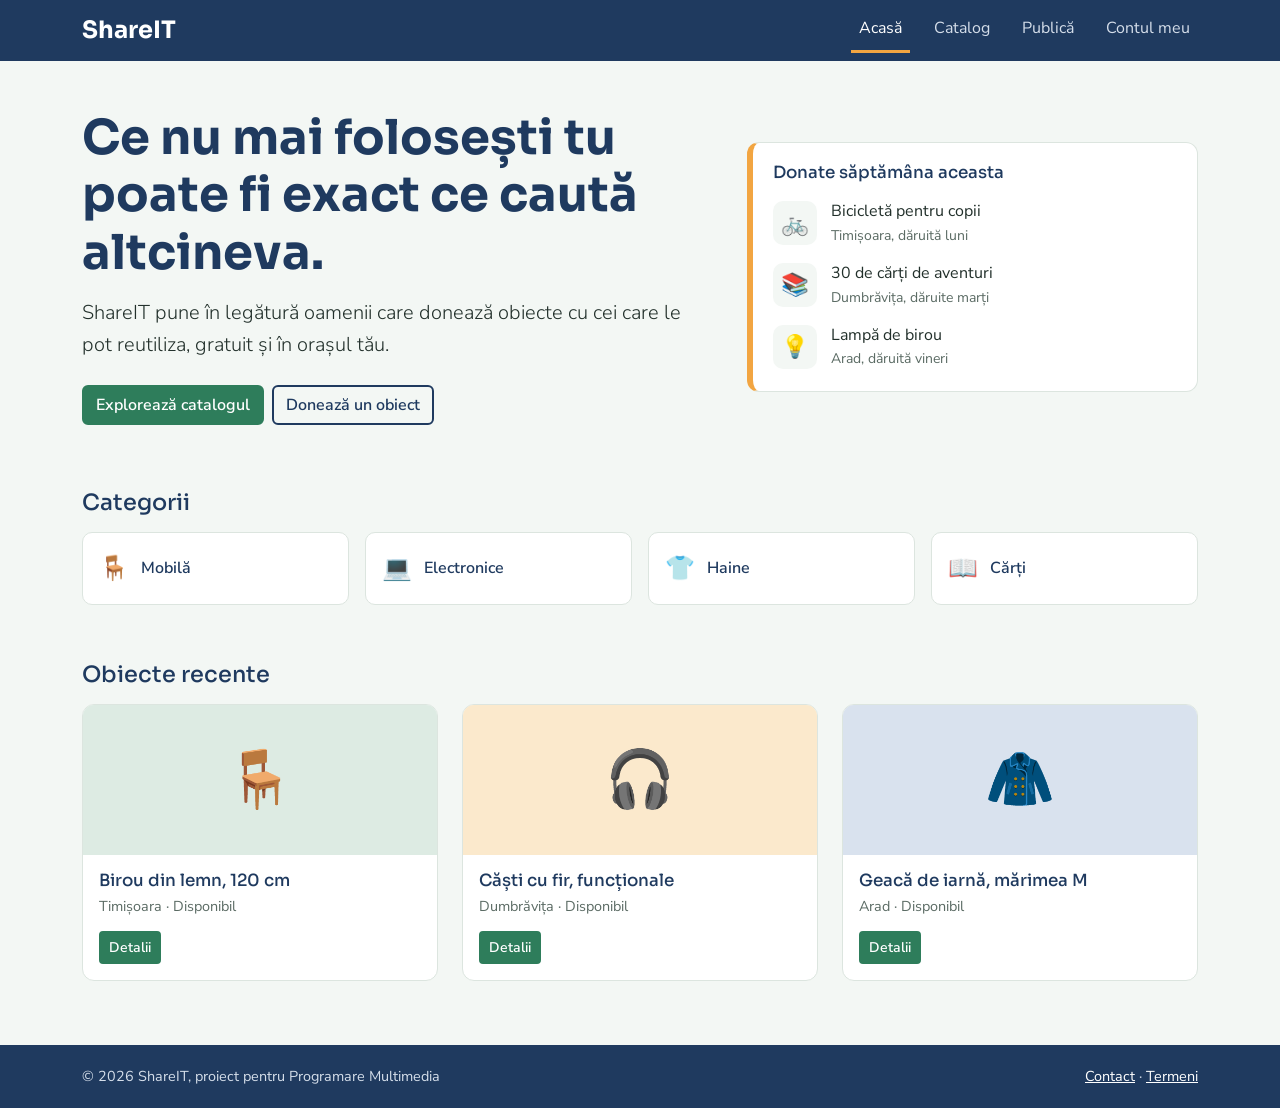
<file: index.html>
<!DOCTYPE html>
<html lang="ro">
<head>
  <meta charset="UTF-8">
  <meta name="viewport" content="width=device-width, initial-scale=1">
  <title>ShareIT - Dăruiește și reutilizează obiecte</title>
  <meta name="description" content="ShareIT pune în legătură oamenii care donează obiecte cu cei care le pot reutiliza.">
  <link rel="preconnect" href="https://fonts.googleapis.com">
  <link rel="preconnect" href="https://fonts.gstatic.com" crossorigin>
  <link href="https://fonts.googleapis.com/css2?family=Nunito+Sans:wght@400;600&family=Sora:wght@600;700&display=swap" rel="stylesheet">
  <link href="https://cdn.jsdelivr.net/npm/bootstrap@5.3.3/dist/css/bootstrap.min.css" rel="stylesheet">
  <link href="css/style.css" rel="stylesheet">
</head>
<body>
  <header class="site-header">
    <nav class="navbar navbar-expand-md container" data-bs-theme="dark" aria-label="Meniu principal">
      <a class="navbar-brand brand" href="index.html">ShareIT</a>
      <button class="navbar-toggler" type="button" data-bs-toggle="collapse" data-bs-target="#meniu" aria-controls="meniu" aria-expanded="false" aria-label="Deschide meniul">
        <span class="navbar-toggler-icon"></span>
      </button>
      <div class="collapse navbar-collapse" id="meniu">
        <ul class="navbar-nav ms-auto gap-md-3">
          <li class="nav-item"><a class="nav-link active" aria-current="page" href="index.html">Acasă</a></li>
          <li class="nav-item"><a class="nav-link" href="catalog.html">Catalog</a></li>
          <li class="nav-item"><a class="nav-link" href="publica.html">Publică</a></li>
          <li class="nav-item"><a class="nav-link" href="cont.html">Contul meu</a></li>
        </ul>
      </div>
    </nav>
  </header>

  <main>
    <section class="hero">
      <div class="container">
        <div class="row align-items-center g-4">
          <div class="col-lg-7">
            <h1>Ce nu mai folosești tu poate fi exact ce caută altcineva.</h1>
            <p class="lead">ShareIT pune în legătură oamenii care donează obiecte cu cei care le pot reutiliza, gratuit și în orașul tău.</p>
            <div class="d-flex flex-wrap gap-2">
              <a class="btn btn-share" href="catalog.html">Explorează catalogul</a>
              <a class="btn btn-outline-share" href="publica.html">Donează un obiect</a>
            </div>
          </div>
          <div class="col-lg-5">
            <aside class="feed" aria-labelledby="titlu-feed">
              <h2 id="titlu-feed" class="feed-titlu">Donate săptămâna aceasta</h2>
              <ul class="feed-lista">
                <li><span class="feed-ico" aria-hidden="true">🚲</span><span>Bicicletă pentru copii<small>Timișoara, dăruită luni</small></span></li>
                <li><span class="feed-ico" aria-hidden="true">📚</span><span>30 de cărți de aventuri<small>Dumbrăvița, dăruite marți</small></span></li>
                <li><span class="feed-ico" aria-hidden="true">💡</span><span>Lampă de birou<small>Arad, dăruită vineri</small></span></li>
              </ul>
            </aside>
          </div>
        </div>
      </div>
    </section>

    <section class="sectiune" aria-labelledby="titlu-categorii">
      <div class="container">
        <h2 id="titlu-categorii">Categorii</h2>
        <div class="row row-cols-2 row-cols-md-4 g-3">
          <div class="col"><a class="categorie" href="catalog.html"><span class="categorie-ico" aria-hidden="true">🪑</span>Mobilă</a></div>
          <div class="col"><a class="categorie" href="catalog.html"><span class="categorie-ico" aria-hidden="true">💻</span>Electronice</a></div>
          <div class="col"><a class="categorie" href="catalog.html"><span class="categorie-ico" aria-hidden="true">👕</span>Haine</a></div>
          <div class="col"><a class="categorie" href="catalog.html"><span class="categorie-ico" aria-hidden="true">📖</span>Cărți</a></div>
        </div>
      </div>
    </section>

    <section class="sectiune" aria-labelledby="titlu-recente">
      <div class="container">
        <h2 id="titlu-recente">Obiecte recente</h2>
        <div class="row row-cols-1 row-cols-sm-2 row-cols-lg-3 g-4">
          <div class="col">
            <article class="obiect">
              <div class="obiect-poza poza-1" aria-hidden="true">🪑</div>
              <div class="obiect-corp">
                <h3>Birou din lemn, 120 cm</h3>
                <p class="obiect-meta">Timișoara · Disponibil</p>
                <a class="btn btn-share btn-sm" href="obiect.html">Detalii</a>
              </div>
            </article>
          </div>
          <div class="col">
            <article class="obiect">
              <div class="obiect-poza poza-2" aria-hidden="true">🎧</div>
              <div class="obiect-corp">
                <h3>Căști cu fir, funcționale</h3>
                <p class="obiect-meta">Dumbrăvița · Disponibil</p>
                <a class="btn btn-share btn-sm" href="obiect.html">Detalii</a>
              </div>
            </article>
          </div>
          <div class="col">
            <article class="obiect">
              <div class="obiect-poza poza-3" aria-hidden="true">🧥</div>
              <div class="obiect-corp">
                <h3>Geacă de iarnă, mărimea M</h3>
                <p class="obiect-meta">Arad · Disponibil</p>
                <a class="btn btn-share btn-sm" href="obiect.html">Detalii</a>
              </div>
            </article>
          </div>
        </div>
      </div>
    </section>
  </main>

  <footer class="site-footer">
    <div class="container d-flex flex-column flex-md-row justify-content-between gap-2">
      <span>© 2026 ShareIT, proiect pentru Programare Multimedia</span>
      <span><a href="#">Contact</a> · <a href="#">Termeni</a></span>
    </div>
  </footer>

  <script src="https://cdn.jsdelivr.net/npm/bootstrap@5.3.3/dist/js/bootstrap.bundle.min.js"></script>
</body>
</html>
</file>
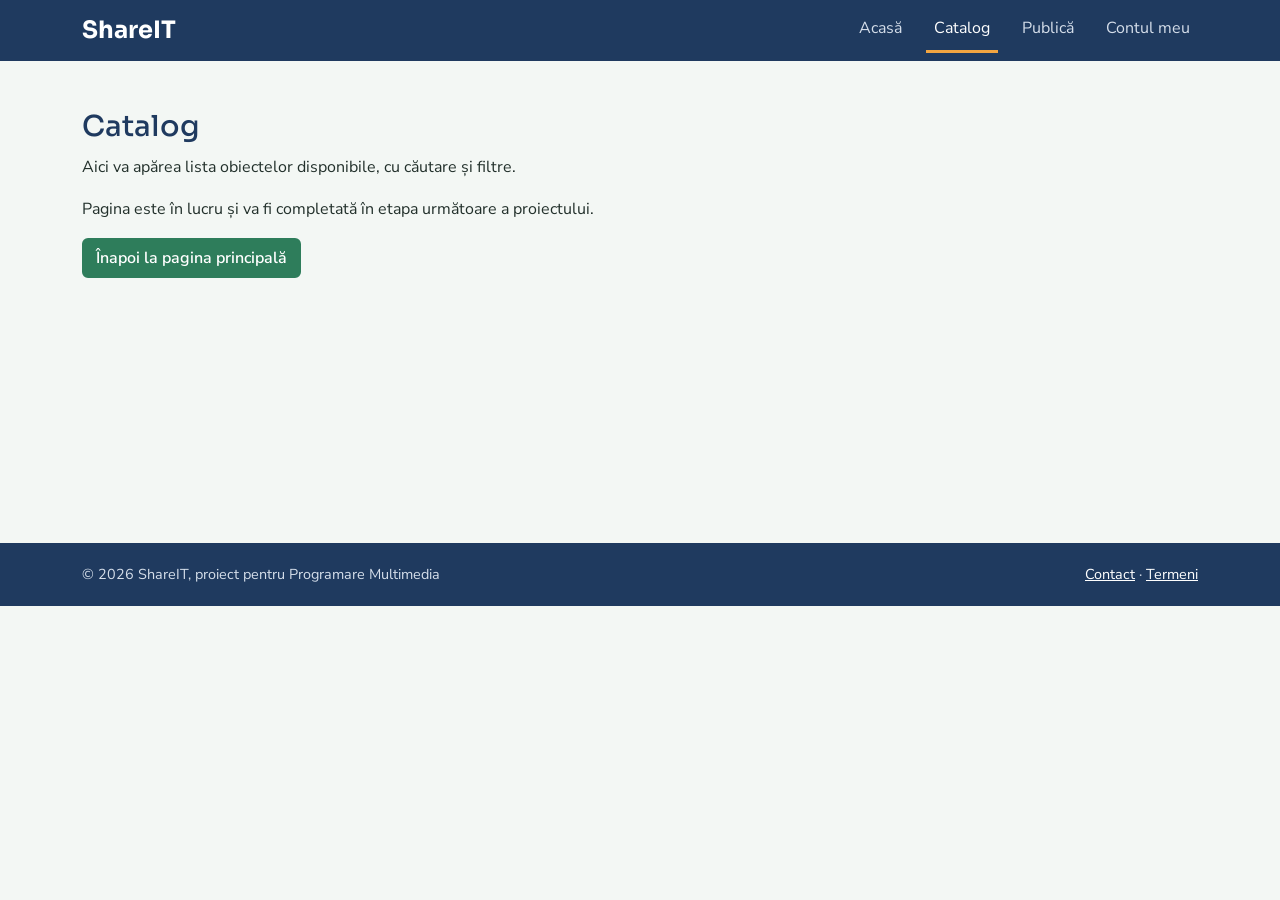
<file: catalog.html>
<!DOCTYPE html>
<html lang="ro">
<head>
  <meta charset="UTF-8">
  <meta name="viewport" content="width=device-width, initial-scale=1">
  <title>Catalog – ShareIT</title>
  <meta name="description" content="ShareIT pune în legătură oamenii care donează obiecte cu cei care le pot reutiliza.">
  <link rel="preconnect" href="https://fonts.googleapis.com">
  <link rel="preconnect" href="https://fonts.gstatic.com" crossorigin>
  <link href="https://fonts.googleapis.com/css2?family=Nunito+Sans:wght@400;600&family=Sora:wght@600;700&display=swap" rel="stylesheet">
  <link href="https://cdn.jsdelivr.net/npm/bootstrap@5.3.3/dist/css/bootstrap.min.css" rel="stylesheet">
  <link href="css/style.css" rel="stylesheet">
</head>
<body>
  <header class="site-header">
    <nav class="navbar navbar-expand-md container" data-bs-theme="dark" aria-label="Meniu principal">
      <a class="navbar-brand brand" href="index.html">ShareIT</a>
      <button class="navbar-toggler" type="button" data-bs-toggle="collapse" data-bs-target="#meniu" aria-controls="meniu" aria-expanded="false" aria-label="Deschide meniul">
        <span class="navbar-toggler-icon"></span>
      </button>
      <div class="collapse navbar-collapse" id="meniu">
        <ul class="navbar-nav ms-auto gap-md-3">
          <li class="nav-item"><a class="nav-link" href="index.html">Acasă</a></li>
          <li class="nav-item"><a class="nav-link active" aria-current="page" href="catalog.html">Catalog</a></li>
          <li class="nav-item"><a class="nav-link" href="publica.html">Publică</a></li>
          <li class="nav-item"><a class="nav-link" href="cont.html">Contul meu</a></li>
        </ul>
      </div>
    </nav>
  </header>

  <main class="pagina-simpla">
    <div class="container">
      <h1>Catalog</h1>
      <p>Aici va apărea lista obiectelor disponibile, cu căutare și filtre.</p>
      <p>Pagina este în lucru și va fi completată în etapa următoare a proiectului.</p>
      <a class="btn btn-share" href="index.html">Înapoi la pagina principală</a>
    </div>
  </main>

  <footer class="site-footer">
    <div class="container d-flex flex-column flex-md-row justify-content-between gap-2">
      <span>© 2026 ShareIT, proiect pentru Programare Multimedia</span>
      <span><a href="#">Contact</a> · <a href="#">Termeni</a></span>
    </div>
  </footer>

  <script src="https://cdn.jsdelivr.net/npm/bootstrap@5.3.3/dist/js/bootstrap.bundle.min.js"></script>
</body>
</html>
</file>
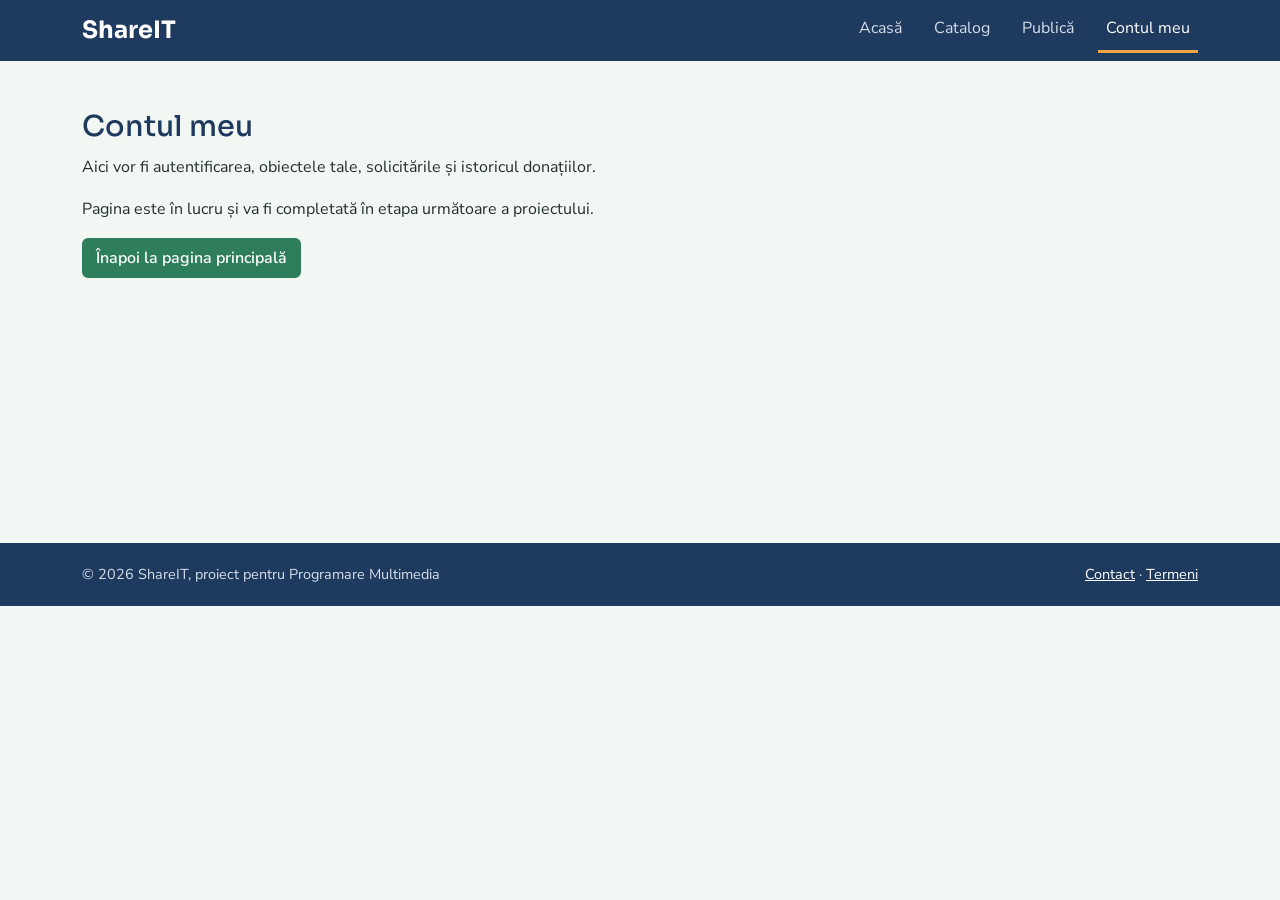
<file: cont.html>
<!DOCTYPE html>
<html lang="ro">
<head>
  <meta charset="UTF-8">
  <meta name="viewport" content="width=device-width, initial-scale=1">
  <title>Contul meu – ShareIT</title>
  <meta name="description" content="ShareIT pune în legătură oamenii care donează obiecte cu cei care le pot reutiliza.">
  <link rel="preconnect" href="https://fonts.googleapis.com">
  <link rel="preconnect" href="https://fonts.gstatic.com" crossorigin>
  <link href="https://fonts.googleapis.com/css2?family=Nunito+Sans:wght@400;600&family=Sora:wght@600;700&display=swap" rel="stylesheet">
  <link href="https://cdn.jsdelivr.net/npm/bootstrap@5.3.3/dist/css/bootstrap.min.css" rel="stylesheet">
  <link href="css/style.css" rel="stylesheet">
</head>
<body>
  <header class="site-header">
    <nav class="navbar navbar-expand-md container" data-bs-theme="dark" aria-label="Meniu principal">
      <a class="navbar-brand brand" href="index.html">ShareIT</a>
      <button class="navbar-toggler" type="button" data-bs-toggle="collapse" data-bs-target="#meniu" aria-controls="meniu" aria-expanded="false" aria-label="Deschide meniul">
        <span class="navbar-toggler-icon"></span>
      </button>
      <div class="collapse navbar-collapse" id="meniu">
        <ul class="navbar-nav ms-auto gap-md-3">
          <li class="nav-item"><a class="nav-link" href="index.html">Acasă</a></li>
          <li class="nav-item"><a class="nav-link" href="catalog.html">Catalog</a></li>
          <li class="nav-item"><a class="nav-link" href="publica.html">Publică</a></li>
          <li class="nav-item"><a class="nav-link active" aria-current="page" href="cont.html">Contul meu</a></li>
        </ul>
      </div>
    </nav>
  </header>

  <main class="pagina-simpla">
    <div class="container">
      <h1>Contul meu</h1>
      <p>Aici vor fi autentificarea, obiectele tale, solicitările și istoricul donațiilor.</p>
      <p>Pagina este în lucru și va fi completată în etapa următoare a proiectului.</p>
      <a class="btn btn-share" href="index.html">Înapoi la pagina principală</a>
    </div>
  </main>

  <footer class="site-footer">
    <div class="container d-flex flex-column flex-md-row justify-content-between gap-2">
      <span>© 2026 ShareIT, proiect pentru Programare Multimedia</span>
      <span><a href="#">Contact</a> · <a href="#">Termeni</a></span>
    </div>
  </footer>

  <script src="https://cdn.jsdelivr.net/npm/bootstrap@5.3.3/dist/js/bootstrap.bundle.min.js"></script>
</body>
</html>
</file>
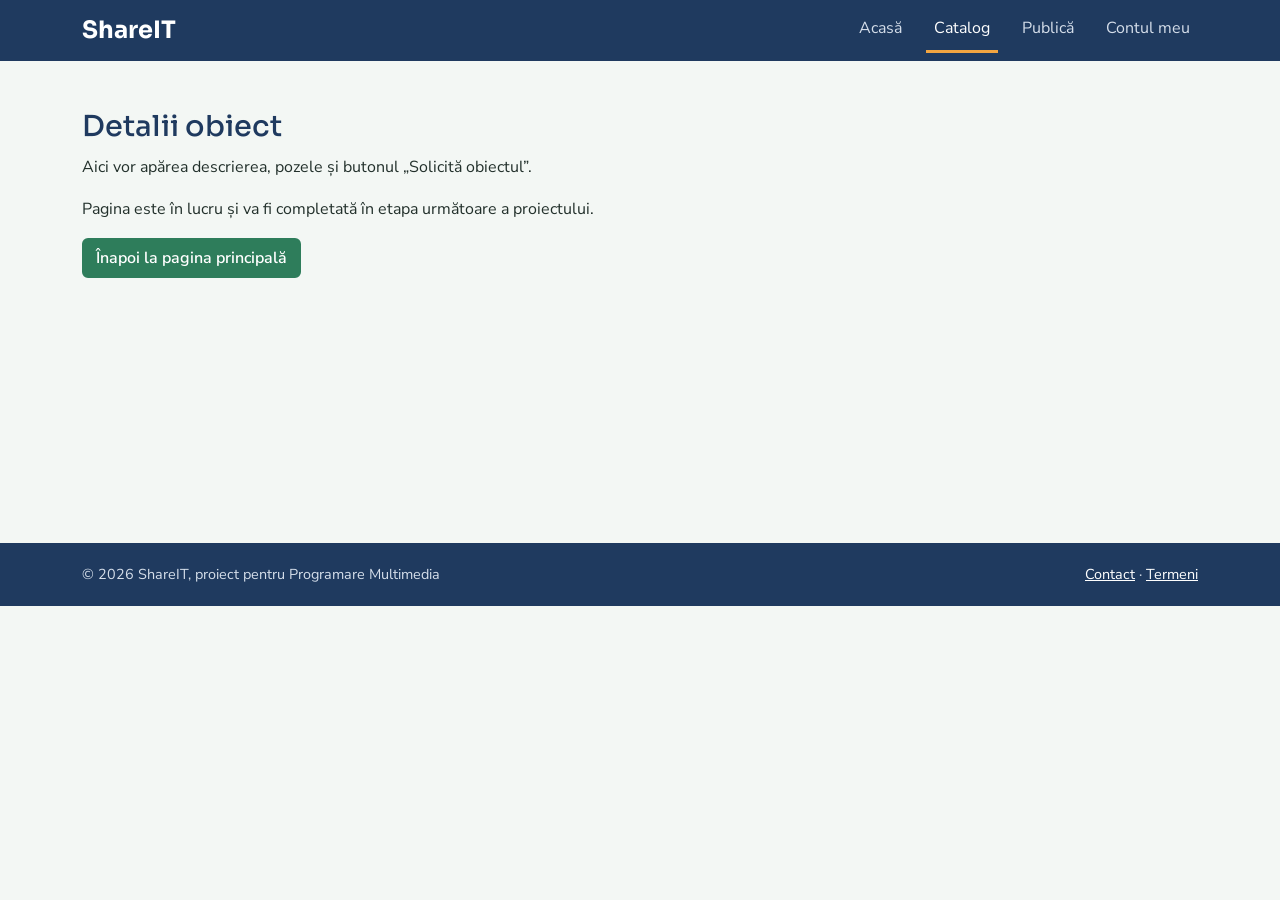
<file: obiect.html>
<!DOCTYPE html>
<html lang="ro">
<head>
  <meta charset="UTF-8">
  <meta name="viewport" content="width=device-width, initial-scale=1">
  <title>Detalii obiect – ShareIT</title>
  <meta name="description" content="ShareIT pune în legătură oamenii care donează obiecte cu cei care le pot reutiliza.">
  <link rel="preconnect" href="https://fonts.googleapis.com">
  <link rel="preconnect" href="https://fonts.gstatic.com" crossorigin>
  <link href="https://fonts.googleapis.com/css2?family=Nunito+Sans:wght@400;600&family=Sora:wght@600;700&display=swap" rel="stylesheet">
  <link href="https://cdn.jsdelivr.net/npm/bootstrap@5.3.3/dist/css/bootstrap.min.css" rel="stylesheet">
  <link href="css/style.css" rel="stylesheet">
</head>
<body>
  <header class="site-header">
    <nav class="navbar navbar-expand-md container" data-bs-theme="dark" aria-label="Meniu principal">
      <a class="navbar-brand brand" href="index.html">ShareIT</a>
      <button class="navbar-toggler" type="button" data-bs-toggle="collapse" data-bs-target="#meniu" aria-controls="meniu" aria-expanded="false" aria-label="Deschide meniul">
        <span class="navbar-toggler-icon"></span>
      </button>
      <div class="collapse navbar-collapse" id="meniu">
        <ul class="navbar-nav ms-auto gap-md-3">
          <li class="nav-item"><a class="nav-link" href="index.html">Acasă</a></li>
          <li class="nav-item"><a class="nav-link active" aria-current="page" href="catalog.html">Catalog</a></li>
          <li class="nav-item"><a class="nav-link" href="publica.html">Publică</a></li>
          <li class="nav-item"><a class="nav-link" href="cont.html">Contul meu</a></li>
        </ul>
      </div>
    </nav>
  </header>

  <main class="pagina-simpla">
    <div class="container">
      <h1>Detalii obiect</h1>
      <p>Aici vor apărea descrierea, pozele și butonul „Solicită obiectul”.</p>
      <p>Pagina este în lucru și va fi completată în etapa următoare a proiectului.</p>
      <a class="btn btn-share" href="index.html">Înapoi la pagina principală</a>
    </div>
  </main>

  <footer class="site-footer">
    <div class="container d-flex flex-column flex-md-row justify-content-between gap-2">
      <span>© 2026 ShareIT, proiect pentru Programare Multimedia</span>
      <span><a href="#">Contact</a> · <a href="#">Termeni</a></span>
    </div>
  </footer>

  <script src="https://cdn.jsdelivr.net/npm/bootstrap@5.3.3/dist/js/bootstrap.bundle.min.js"></script>
</body>
</html>
</file>
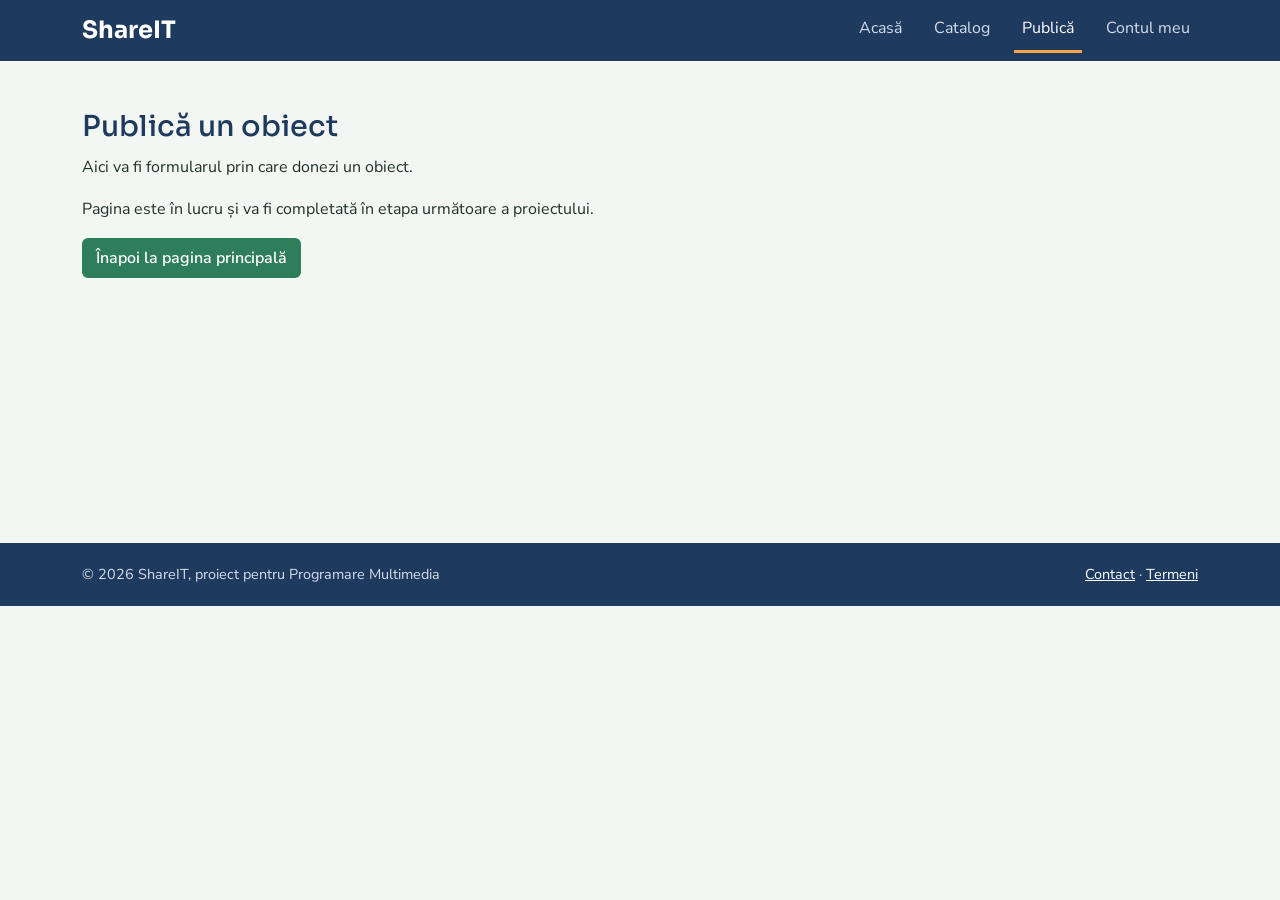
<file: publica.html>
<!DOCTYPE html>
<html lang="ro">
<head>
  <meta charset="UTF-8">
  <meta name="viewport" content="width=device-width, initial-scale=1">
  <title>Publică un obiect – ShareIT</title>
  <meta name="description" content="ShareIT pune în legătură oamenii care donează obiecte cu cei care le pot reutiliza.">
  <link rel="preconnect" href="https://fonts.googleapis.com">
  <link rel="preconnect" href="https://fonts.gstatic.com" crossorigin>
  <link href="https://fonts.googleapis.com/css2?family=Nunito+Sans:wght@400;600&family=Sora:wght@600;700&display=swap" rel="stylesheet">
  <link href="https://cdn.jsdelivr.net/npm/bootstrap@5.3.3/dist/css/bootstrap.min.css" rel="stylesheet">
  <link href="css/style.css" rel="stylesheet">
</head>
<body>
  <header class="site-header">
    <nav class="navbar navbar-expand-md container" data-bs-theme="dark" aria-label="Meniu principal">
      <a class="navbar-brand brand" href="index.html">ShareIT</a>
      <button class="navbar-toggler" type="button" data-bs-toggle="collapse" data-bs-target="#meniu" aria-controls="meniu" aria-expanded="false" aria-label="Deschide meniul">
        <span class="navbar-toggler-icon"></span>
      </button>
      <div class="collapse navbar-collapse" id="meniu">
        <ul class="navbar-nav ms-auto gap-md-3">
          <li class="nav-item"><a class="nav-link" href="index.html">Acasă</a></li>
          <li class="nav-item"><a class="nav-link" href="catalog.html">Catalog</a></li>
          <li class="nav-item"><a class="nav-link active" aria-current="page" href="publica.html">Publică</a></li>
          <li class="nav-item"><a class="nav-link" href="cont.html">Contul meu</a></li>
        </ul>
      </div>
    </nav>
  </header>

  <main class="pagina-simpla">
    <div class="container">
      <h1>Publică un obiect</h1>
      <p>Aici va fi formularul prin care donezi un obiect.</p>
      <p>Pagina este în lucru și va fi completată în etapa următoare a proiectului.</p>
      <a class="btn btn-share" href="index.html">Înapoi la pagina principală</a>
    </div>
  </main>

  <footer class="site-footer">
    <div class="container d-flex flex-column flex-md-row justify-content-between gap-2">
      <span>© 2026 ShareIT, proiect pentru Programare Multimedia</span>
      <span><a href="#">Contact</a> · <a href="#">Termeni</a></span>
    </div>
  </footer>

  <script src="https://cdn.jsdelivr.net/npm/bootstrap@5.3.3/dist/js/bootstrap.bundle.min.js"></script>
</body>
</html>
</file>
<file: css/style.css>
/* ShareIT – stiluri principale
   Culori: verde #2E7D5B, albastru #1F3A5F, accent #F2A541, fundal #F3F7F4, text #22302B
   Fonturi: Sora (titluri), Nunito Sans (text) */

:root {
  --verde: #2E7D5B;
  --verde-inchis: #25664A;
  --albastru: #1F3A5F;
  --accent: #F2A541;
  --fundal: #F3F7F4;
  --text: #22302B;
  --alb: #FFFFFF;
  --linie: #DCE5DF;
}

body {
  font-family: "Nunito Sans", system-ui, sans-serif;
  color: var(--text);
  background: var(--fundal);
  line-height: 1.6;
}

h1, h2, h3, .brand {
  font-family: "Sora", system-ui, sans-serif;
  color: var(--albastru);
  line-height: 1.2;
}

a { color: var(--verde); }
a:focus-visible, .btn:focus-visible, .navbar-toggler:focus-visible {
  outline: 3px solid var(--accent);
  outline-offset: 2px;
}

/* Header și meniu */
.site-header { background: var(--albastru); }
.brand { color: var(--alb); font-size: 1.5rem; font-weight: 700; }
.brand:hover { color: var(--alb); }
.site-header .nav-link { color: #D5DEEA; border-bottom: 3px solid transparent; }
.site-header .nav-link:hover { color: var(--alb); }
.site-header .nav-link.active { color: var(--alb); border-bottom-color: var(--accent); }

/* Butoane */
.btn-share {
  background: var(--verde);
  border: 2px solid var(--verde);
  color: var(--alb);
  font-weight: 600;
}
.btn-share:hover { background: var(--verde-inchis); border-color: var(--verde-inchis); color: var(--alb); }
.btn-outline-share {
  background: transparent;
  border: 2px solid var(--albastru);
  color: var(--albastru);
  font-weight: 600;
}
.btn-outline-share:hover { background: var(--albastru); color: var(--alb); }

/* Hero */
.hero { padding: 3rem 0 2.5rem; }
.hero h1 { font-size: clamp(1.9rem, 4.5vw, 3rem); font-weight: 700; margin-bottom: 1rem; }
.hero .lead { max-width: 52ch; margin-bottom: 1.5rem; }

.feed {
  background: var(--alb);
  border: 1px solid var(--linie);
  border-left: 6px solid var(--accent);
  border-radius: 12px;
  padding: 1.25rem;
}
.feed-titlu { font-size: 1.05rem; margin-bottom: 1rem; }
.feed-lista { list-style: none; margin: 0; padding: 0; display: grid; gap: 0.85rem; }
.feed-lista li { display: flex; align-items: center; gap: 0.85rem; }
.feed-lista small { display: block; color: #5B6B64; }
.feed-ico {
  flex: none;
  width: 2.75rem;
  height: 2.75rem;
  display: grid;
  place-items: center;
  font-size: 1.4rem;
  background: var(--fundal);
  border-radius: 10px;
}

/* Secțiuni */
.sectiune { padding: 1.5rem 0 2rem; }
.sectiune h2 { font-size: 1.4rem; margin-bottom: 1rem; }

.categorie {
  display: flex;
  align-items: center;
  gap: 0.75rem;
  padding: 1rem;
  background: var(--alb);
  border: 1px solid var(--linie);
  border-radius: 10px;
  color: var(--albastru);
  font-weight: 600;
  text-decoration: none;
}
.categorie:hover { border-color: var(--verde); }
.categorie-ico { font-size: 1.5rem; }

/* Carduri obiecte */
.obiect {
  height: 100%;
  background: var(--alb);
  border: 1px solid var(--linie);
  border-radius: 12px;
  overflow: hidden;
}
.obiect-poza {
  height: 150px;
  display: grid;
  place-items: center;
  font-size: 3.5rem;
}
.poza-1 { background: #DDEBE3; }
.poza-2 { background: #FBE9CC; }
.poza-3 { background: #D9E2EE; }
.obiect-corp { padding: 1rem; }
.obiect-corp h3 { font-size: 1.05rem; margin-bottom: 0.25rem; }
.obiect-meta { color: #5B6B64; font-size: 0.9rem; margin-bottom: 0.85rem; }

/* Subsol */
.site-footer {
  margin-top: 2rem;
  padding: 1.25rem 0;
  background: var(--albastru);
  color: #D5DEEA;
  font-size: 0.9rem;
}
.site-footer a { color: var(--alb); }

/* Pagini în lucru */
.pagina-simpla { padding: 3rem 0; min-height: 50vh; }
.pagina-simpla h1 { font-size: 1.8rem; margin-bottom: 0.75rem; }
.site-header .navbar {
  padding-left: 0.75rem;
  padding-right: 0.75rem;
}
</file>
